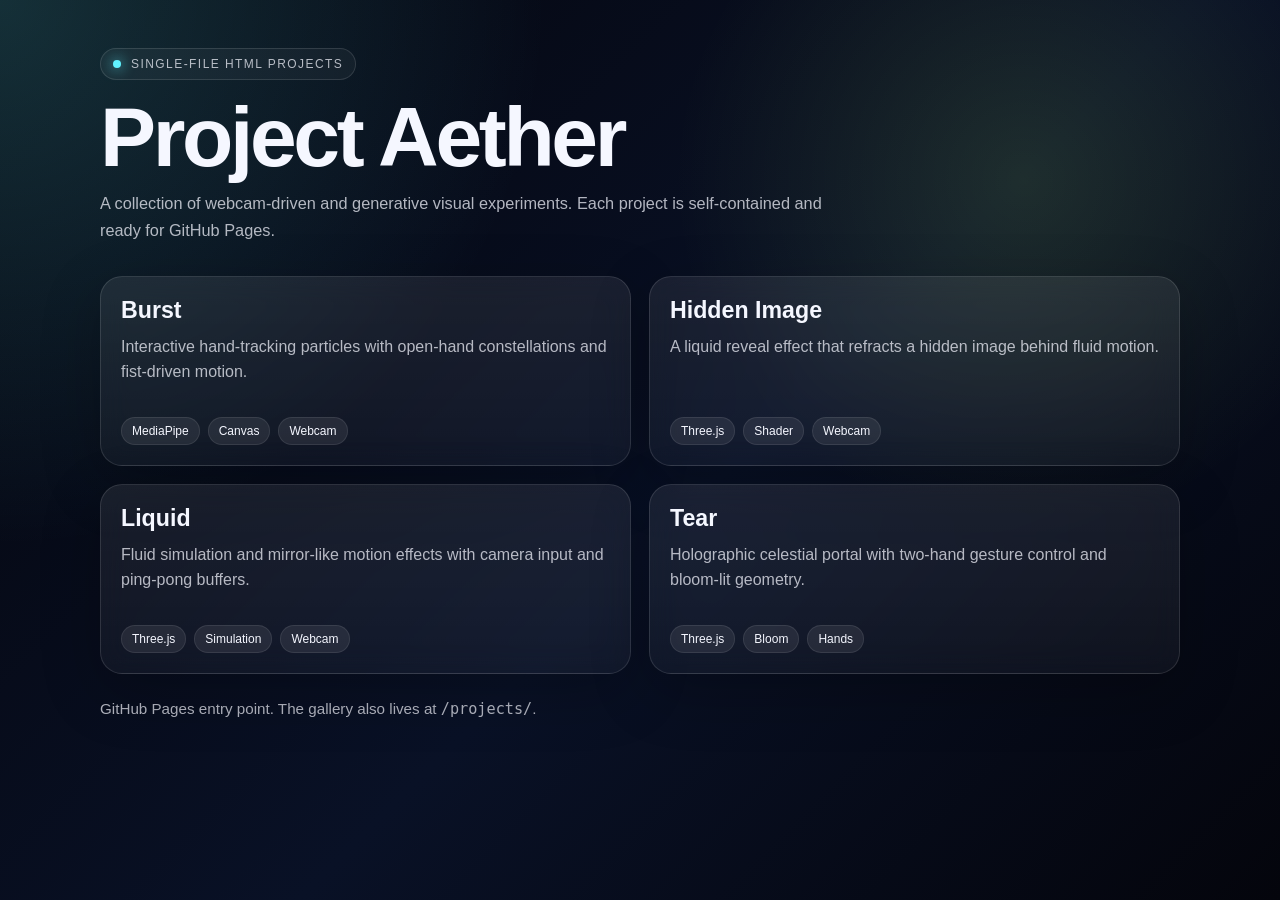
<file: index.html>
<!DOCTYPE html>
<html lang="en">
<head>
  <meta charset="UTF-8">
  <meta name="viewport" content="width=device-width, initial-scale=1.0">
  <title>Project Aether</title>
  <meta name="description" content="A gallery of single-file HTML visual experiments.">
  <style>
    :root { color-scheme: dark; --bg: #050816; --panel: rgba(255,255,255,0.06); --border: rgba(255,255,255,0.12); --text: #f5f7ff; --muted: rgba(245,247,255,0.72); --accent: #61f3ff; }
    * { box-sizing: border-box; }
    body { margin: 0; min-height: 100vh; font-family: Segoe UI, Tahoma, Geneva, Verdana, sans-serif; color: var(--text); background: radial-gradient(circle at top left, rgba(97,243,255,0.18), transparent 35%), radial-gradient(circle at 80% 20%, rgba(184,255,106,0.12), transparent 28%), linear-gradient(135deg, #04050c 0%, #091126 55%, #04050c 100%); }
    .wrap { max-width: 1120px; margin: 0 auto; padding: 48px 20px 60px; }
    .eyebrow { display:inline-flex; align-items:center; gap:10px; padding:8px 12px; border:1px solid var(--border); background:rgba(255,255,255,0.04); border-radius:999px; color:var(--muted); letter-spacing:.12em; text-transform:uppercase; font-size:12px; }
    .dot { width:8px; height:8px; border-radius:50%; background:var(--accent); box-shadow:0 0 14px var(--accent); }
    h1 { margin: 18px 0 12px; font-size: clamp(2.5rem, 7vw, 5.25rem); line-height: .95; letter-spacing: -.04em; }
    .lede { max-width: 760px; margin: 0; color: var(--muted); font-size: 1.02rem; line-height: 1.65; }
    .grid { display:grid; grid-template-columns:repeat(12,1fr); gap:18px; margin-top:32px; }
    .card { grid-column: span 6; padding: 20px; border-radius: 22px; border:1px solid var(--border); background: linear-gradient(180deg, rgba(255,255,255,0.08), rgba(255,255,255,0.04)); backdrop-filter: blur(14px); box-shadow: 0 18px 60px rgba(0,0,0,.24); text-decoration:none; color:inherit; min-height: 190px; display:flex; flex-direction:column; justify-content:space-between; transition: transform 180ms ease, border-color 180ms ease; }
    .card:hover { transform: translateY(-4px); border-color: rgba(97,243,255,0.45); }
    .card h2 { margin:0 0 10px; font-size:1.45rem; }
    .card p { margin:0; color:var(--muted); line-height:1.6; }
    .meta { display:flex; flex-wrap:wrap; gap:8px; margin-top:16px; }
    .tag { padding:6px 10px; border-radius:999px; background:rgba(255,255,255,0.08); border:1px solid rgba(255,255,255,0.09); font-size:12px; }
    .footer { margin-top: 26px; color: var(--muted); font-size: .95rem; }
    @media (max-width: 760px) { .card { grid-column: span 12; } .wrap { padding-top: 28px; } }
  </style>
</head>
<body>
  <main class="wrap">
    <div class="eyebrow"><span class="dot"></span> Single-file HTML projects</div>
    <h1>Project Aether</h1>
    <p class="lede">A collection of webcam-driven and generative visual experiments. Each project is self-contained and ready for GitHub Pages.</p>

    <section class="grid" aria-label="Projects">
      <a class="card" href="./projects/burst/">
        <div>
          <h2>Burst</h2>
          <p>Interactive hand-tracking particles with open-hand constellations and fist-driven motion.</p>
        </div>
        <div class="meta"><span class="tag">MediaPipe</span><span class="tag">Canvas</span><span class="tag">Webcam</span></div>
      </a>
      <a class="card" href="./projects/hidden-image/">
        <div>
          <h2>Hidden Image</h2>
          <p>A liquid reveal effect that refracts a hidden image behind fluid motion.</p>
        </div>
        <div class="meta"><span class="tag">Three.js</span><span class="tag">Shader</span><span class="tag">Webcam</span></div>
      </a>
      <a class="card" href="./projects/liquid/">
        <div>
          <h2>Liquid</h2>
          <p>Fluid simulation and mirror-like motion effects with camera input and ping-pong buffers.</p>
        </div>
        <div class="meta"><span class="tag">Three.js</span><span class="tag">Simulation</span><span class="tag">Webcam</span></div>
      </a>
      <a class="card" href="./projects/tear/">
        <div>
          <h2>Tear</h2>
          <p>Holographic celestial portal with two-hand gesture control and bloom-lit geometry.</p>
        </div>
        <div class="meta"><span class="tag">Three.js</span><span class="tag">Bloom</span><span class="tag">Hands</span></div>
      </a>
    </section>

    <div class="footer">GitHub Pages entry point. The gallery also lives at <code>/projects/</code>.</div>
  </main>
</body>
</html>
</file>
